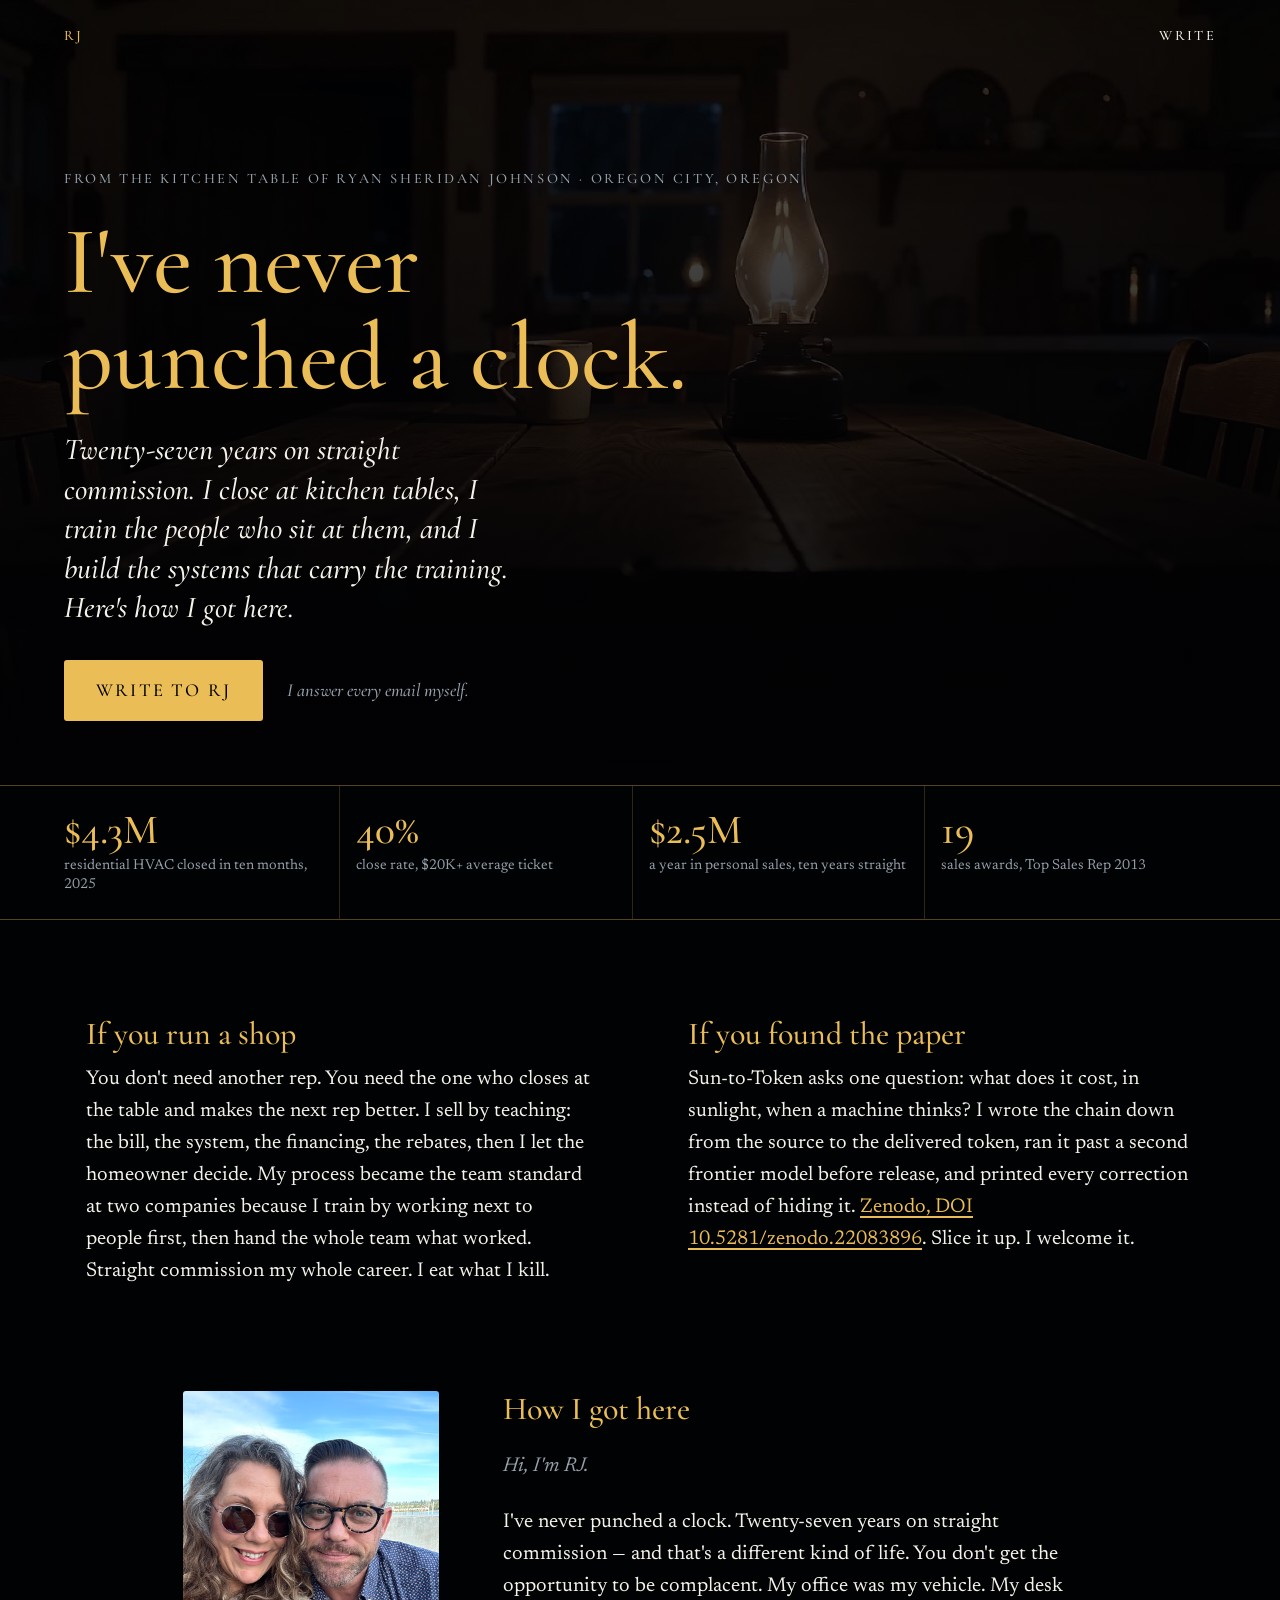
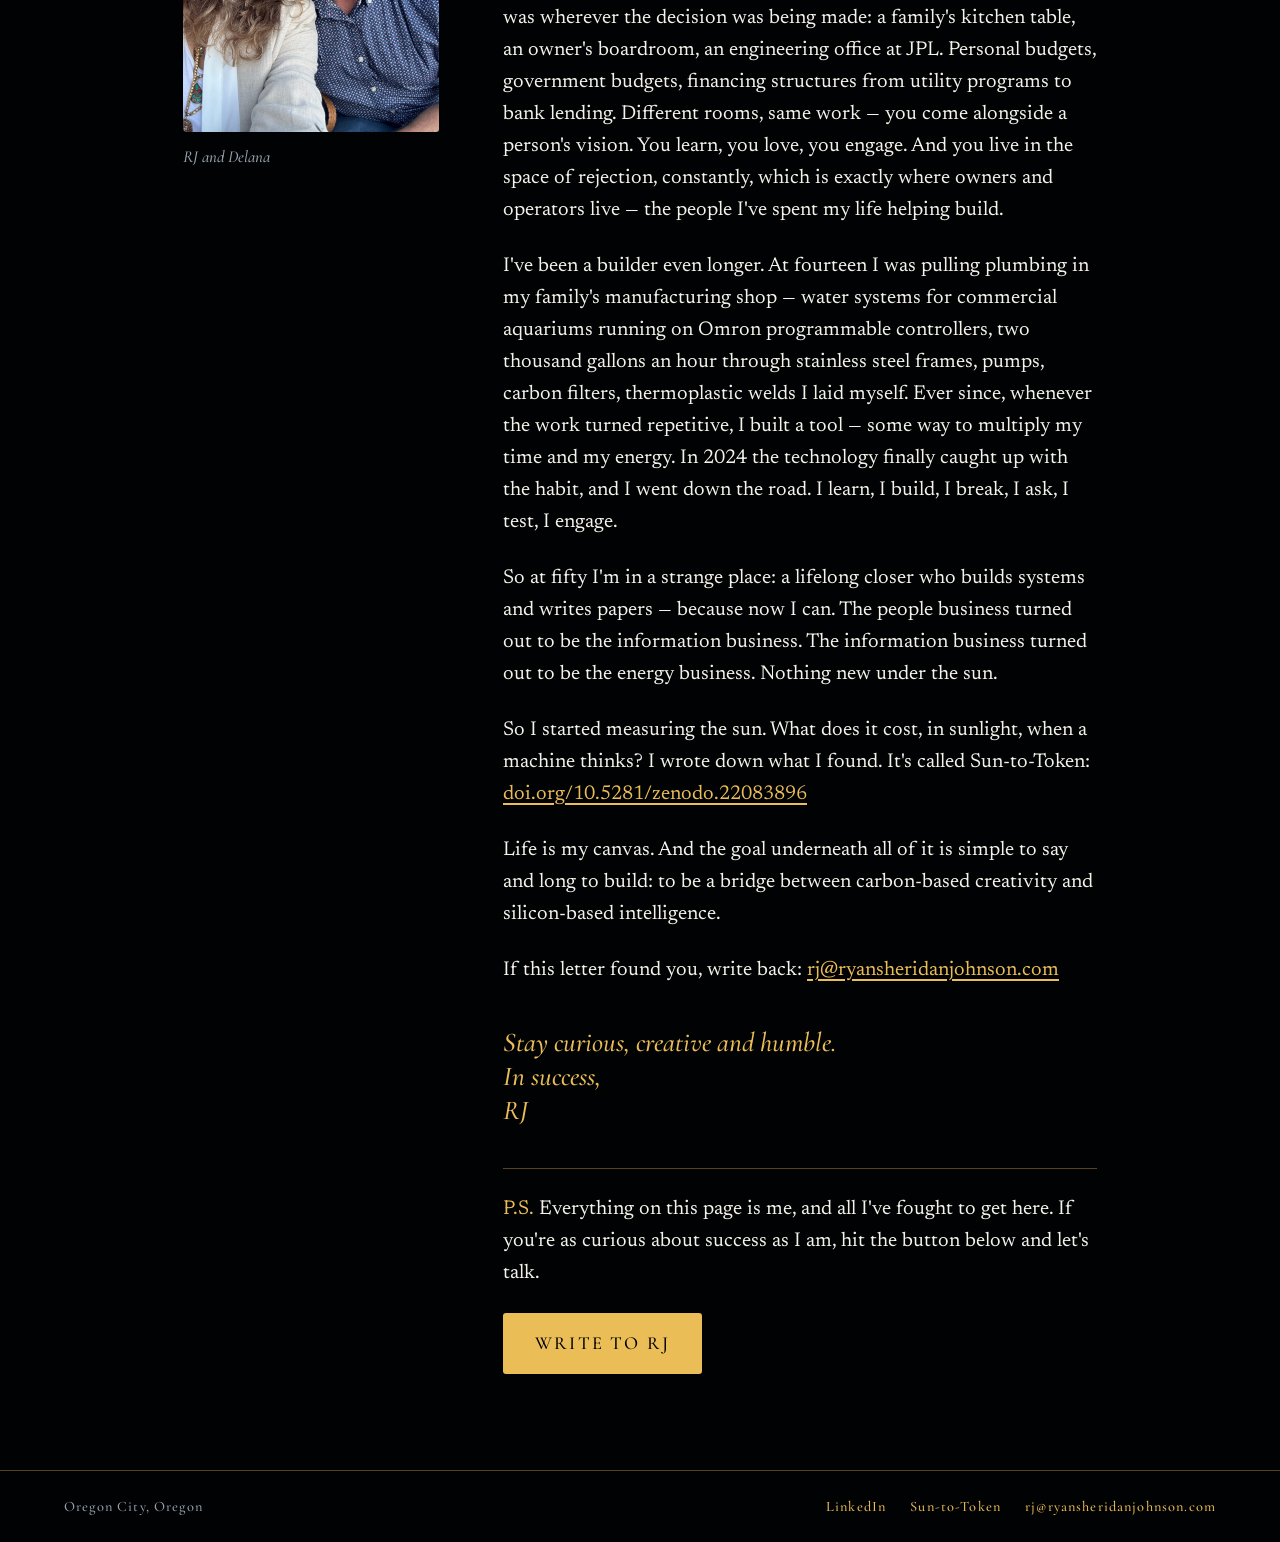
<file: index.html>
<!DOCTYPE html>
<html lang="en">
<head>
<meta charset="utf-8">
<meta name="viewport" content="width=device-width, initial-scale=1, viewport-fit=cover">
<title>Ryan Sheridan Johnson</title>
<meta name="description" content="Ryan Sheridan Johnson, Oregon City. I've never punched a clock. Twenty-seven years on straight commission at the kitchen table. Author of Sun-to-Token.">
<meta name="author" content="Ryan Sheridan Johnson">
<link rel="canonical" href="https://ryansheridanjohnson.com/">
<meta property="og:title" content="Ryan Sheridan Johnson — I've never punched a clock.">
<meta property="og:description" content="Twenty-seven years on straight commission. I close at kitchen tables, I train the people who sit at them, and I build the systems that carry the training.">
<meta property="og:type" content="website">
<meta property="og:url" content="https://ryansheridanjohnson.com/">
<meta property="og:image" content="https://ryansheridanjohnson.com/assets/rj_delana_water.jpg">
<meta name="twitter:card" content="summary_large_image">
<script type="application/ld+json">
{"@context":"https://schema.org","@type":"Person","name":"Ryan Sheridan Johnson","alternateName":"RJ","url":"https://ryansheridanjohnson.com/","email":"mailto:rj@ryansheridanjohnson.com","jobTitle":"Closer; Trainer; Systems Architect; Author, Sun-to-Token","description":"I've never punched a clock. Twenty-seven years on straight commission at the kitchen table. Author of Sun-to-Token.","sameAs":["https://www.linkedin.com/in/ryansheridanjohnson","https://zenodo.org/records/22083896","https://doi.org/10.5281/zenodo.22083896"],"address":{"@type":"PostalAddress","addressLocality":"Oregon City","addressRegion":"OR","addressCountry":"US"}}
</script>
<link rel="icon" href="data:image/svg+xml,%3Csvg xmlns='http://www.w3.org/2000/svg' viewBox='0 0 32 32'%3E%3Crect width='32' height='32' fill='%230a0a0c'/%3E%3Ctext x='16' y='22' text-anchor='middle' font-family='Georgia,serif' font-size='12' fill='%23e4c36a'%3ERJ%3C/text%3E%3C/svg%3E">
<link rel="stylesheet" href="tokens.css">
<style>
/* Nov 5 2026 — the sales letter. Headline is RJ's own line (Ghost's pick); the form is direct
 * response (RJ's pin). No film: the lamp is a 144KB still. Proof in a ruled strip, not cards.
 * Black paper, gold ink, Cormorant + Newsreader, self-hosted (tokens.css). */
html, body { overflow-x: clip; }
html { background: var(--color-paper); }
body {
  margin: 0;
  background: var(--color-paper);
  color: var(--color-ink);
  font-family: var(--font-body);
  font-size: var(--text-base);
  line-height: 1.6;
  -webkit-font-smoothing: antialiased;
}
::selection { background: oklch(82% 0.13 85 / 0.35); color: var(--color-ink); }
a { color: var(--color-gold); text-underline-offset: 0.18em; }
a:hover { color: oklch(90% 0.12 85); }
a:focus-visible { outline: 3px solid var(--color-focus); outline-offset: 3px; }
.serif { font-family: var(--font-display); }
.gutter { padding-left: var(--page-gutter); padding-right: var(--page-gutter); }

/* header: the lamp, darkened, with the hook over it */
.hero { position: relative; overflow: hidden; background: #000; }
.hero img.still {
  position: absolute; inset: 0; width: 100%; height: 100%;
  object-fit: cover; object-position: center 45%; opacity: .55;
}
.hero .veil {
  position: absolute; inset: 0;
  background: linear-gradient(to bottom, oklch(8% 0.01 280 / 0.2) 0%, oklch(8% 0.01 280 / 0.75) 55%, var(--color-paper) 100%);
}
.bar {
  position: relative; display: flex; justify-content: space-between; align-items: center;
  padding-top: var(--space-lg); padding-bottom: var(--space-lg);
  font-family: var(--font-display); font-size: var(--text-sm);
  letter-spacing: .16em; text-transform: uppercase;
}
.bar a { text-decoration: none; color: var(--color-ink); }
.bar a:first-child { color: var(--color-gold); }
.bar a:hover { color: var(--color-gold); }
.hook {
  position: relative; max-width: 64rem; min-width: 0; box-sizing: border-box; width: 100%;
  padding-top: var(--space-3xl); padding-bottom: var(--space-2xl);
  display: flex; flex-direction: column; gap: var(--space-lg);
}
.eyebrow {
  margin: 0; font-family: var(--font-display); font-size: var(--text-sm);
  letter-spacing: .18em; text-transform: uppercase; color: var(--color-mute);
}
h1 {
  margin: 0; font-family: var(--font-display); font-weight: 500;
  font-size: clamp(3rem, 7.5vw, 6rem); line-height: 1; color: var(--color-gold);
  max-width: 14ch; text-wrap: balance;
}
.deck {
  margin: 0; font-family: var(--font-display); font-style: italic;
  font-size: clamp(1.35rem, 2.4vw, 1.9rem); line-height: 1.3; max-width: 36ch; text-wrap: pretty;
}
.door { display: flex; flex-wrap: wrap; gap: var(--space-md) var(--space-lg); align-items: center; margin-top: var(--space-xs); }
.btn {
  display: inline-block; padding: 1rem 2rem; border-radius: 3px;
  background: var(--color-gold); color: var(--color-paper); text-decoration: none;
  font-family: var(--font-display); font-weight: 500; font-size: 1.15rem;
  letter-spacing: .12em; text-transform: uppercase;
}
.btn:hover { background: oklch(90% 0.12 85); color: var(--color-paper); }
.aside { font-family: var(--font-display); font-style: italic; font-size: 1.15rem; color: var(--color-mute); }

/* proof strip */
.proof {
  display: flex; flex-wrap: wrap;
  border-top: var(--rule); border-bottom: var(--rule);
}
.proof div {
  flex: 1 1 160px; min-width: 0;
  padding: var(--space-lg) var(--space-md) var(--space-lg) 0;
  display: flex; flex-direction: column; gap: var(--space-2xs);
  border-right: 1px solid oklch(82% 0.13 85 / 0.2);
}
.proof div:last-child { border-right: 0; }
.proof div + div { padding-left: var(--space-md); }
.proof b {
  font-family: var(--font-display); font-weight: 500; font-size: 2.6rem; line-height: 1; color: var(--color-gold);
}
.proof span { font-size: var(--text-sm); line-height: 1.35; color: var(--color-mute); }
@media (max-width: 40rem) {
  .proof div { flex-basis: 45%; border-right: 0; border-bottom: 1px solid oklch(82% 0.13 85 / 0.2); }
  .proof div:nth-last-child(-n+1) { border-bottom: 0; }
  .proof div:nth-child(odd) { padding-left: 0; }
}

/* two doors */
.who {
  padding-top: var(--space-3xl); padding-bottom: var(--space-2xl);
  display: flex; flex-wrap: wrap; gap: var(--space-2xl) var(--space-3xl); justify-content: center;
}
.who section { flex: 1 1 min(22rem, 100%); min-width: 0; max-width: 46ch; display: flex; flex-direction: column; gap: var(--space-sm); }
h2 { margin: 0; font-family: var(--font-display); font-weight: 500; font-size: 2rem; line-height: 1.1; color: var(--color-gold); }
.who p { margin: 0; }

/* the letter */
.letter {
  padding-top: var(--space-xl); padding-bottom: var(--space-3xl);
  display: flex; flex-wrap: wrap; gap: var(--space-2xl); justify-content: center; align-items: flex-start;
}
.letter figure { margin: 0; flex: 0 0 16rem; width: 16rem; max-width: 100%; display: block; position: sticky; top: var(--space-xl); align-self: flex-start; }
.letter figure img { width: 100%; height: auto; border-radius: 3px; display: block; margin-bottom: var(--space-sm); }
figcaption { font-family: var(--font-display); font-style: italic; font-size: 1.05rem; color: var(--color-mute); }
.letter article { flex: 1 1 min(var(--measure), 100%); max-width: var(--measure); min-width: 0; display: flex; flex-direction: column; gap: var(--space-lg); }
.hero, .who, .letter, footer, .hook, .door { min-width: 0; max-width: 100%; box-sizing: border-box; }
.eyebrow, .deck, h1, .aside, .who p, .letter p { overflow-wrap: anywhere; }
.letter p { margin: 0; }
.letter .hi { font-style: italic; color: var(--color-mute); }
.sign { font-family: var(--font-display); font-style: italic; font-size: 1.7rem; color: var(--color-gold); line-height: 1.25; margin-top: var(--space-md) !important; }
.ps { margin-top: var(--space-md) !important; padding-top: var(--space-lg); border-top: var(--rule); }
.ps b { font-weight: 500; color: var(--color-gold); }
@media (max-width: 48rem) { .letter figure { position: static; flex-basis: 10.5rem; } }

footer {
  border-top: var(--rule);
  padding-top: var(--space-lg); padding-bottom: var(--space-lg);
  display: flex; flex-wrap: wrap; gap: var(--space-md) var(--space-lg); justify-content: space-between;
  font-family: var(--font-display); font-size: var(--text-sm); letter-spacing: .08em; color: var(--color-mute);
}
footer a { text-decoration: none; }
footer span { display: flex; flex-wrap: wrap; gap: var(--space-lg); }
@media (prefers-reduced-motion: reduce) { * { transition: none !important; } }
</style>
</head>
<body>

<header class="hero">
  <img class="still" src="assets/lamp-still.jpg" alt="" aria-hidden="true" width="1600" height="900" fetchpriority="high">
  <div class="veil"></div>
  <nav class="bar gutter" aria-label="Site">
    <a href="/">RJ</a>
    <a href="mailto:rj@ryansheridanjohnson.com">Write</a>
  </nav>
  <div class="hook gutter">
    <p class="eyebrow">From the kitchen table of Ryan Sheridan Johnson &middot; Oregon City, Oregon</p>
    <h1>I've never punched a clock.</h1>
    <p class="deck">Twenty-seven years on straight commission. I close at kitchen tables, I train the people who sit at them, and I build the systems that carry the training. Here's how I got here.</p>
    <div class="door">
      <a class="btn" href="mailto:rj@ryansheridanjohnson.com">Write to RJ</a>
      <span class="aside">I answer every email myself.</span>
    </div>
  </div>
</header>

<main>
  <div class="proof gutter">
    <div><b>$4.3M</b><span>residential HVAC closed in ten months, 2025</span></div>
    <div><b>40%</b><span>close rate, $20K+ average ticket</span></div>
    <div><b>$2.5M</b><span>a year in personal sales, ten years straight</span></div>
    <div><b>19</b><span>sales awards, Top Sales Rep 2013</span></div>
  </div>
  <div class="who gutter">
    <section>
      <h2>If you run a shop</h2>
      <p>You don't need another rep. You need the one who closes at the table and makes the next rep better. I sell by teaching: the bill, the system, the financing, the rebates, then I let the homeowner decide. My process became the team standard at two companies because I train by working next to people first, then hand the whole team what worked. Straight commission my whole career. I eat what I kill.</p>
    </section>
    <section>
      <h2>If you found the paper</h2>
      <p>Sun-to-Token asks one question: what does it cost, in sunlight, when a machine thinks? I wrote the chain down from the source to the delivered token, ran it past a second frontier model before release, and printed every correction instead of hiding it. <a href="https://doi.org/10.5281/zenodo.22083896">Zenodo, DOI 10.5281/zenodo.22083896</a>. Slice it up. I welcome it.</p>
    </section>
  </div>

  <div class="letter gutter">
    <figure>
      <img src="assets/rj_delana_water.jpg" width="768" height="1024" alt="RJ and Delana by the water." loading="lazy">
      <figcaption>RJ and Delana</figcaption>
    </figure>
    <article>
      <h2>How I got here</h2>
      <p class="hi">Hi, I'm RJ.</p>
      <p>I've never punched a clock. Twenty-seven years on straight commission &mdash; and that's a different kind of life. You don't get the opportunity to be complacent. My office was my vehicle. My desk was wherever the decision was being made: a family's kitchen table, an owner's boardroom, an engineering office at JPL. Personal budgets, government budgets, financing structures from utility programs to bank lending. Different rooms, same work &mdash; you come alongside a person's vision. You learn, you love, you engage. And you live in the space of rejection, constantly, which is exactly where owners and operators live &mdash; the people I've spent my life helping build.</p>
      <p>I've been a builder even longer. At fourteen I was pulling plumbing in my family's manufacturing shop &mdash; water systems for commercial aquariums running on Omron programmable controllers, two thousand gallons an hour through stainless steel frames, pumps, carbon filters, thermoplastic welds I laid myself. Ever since, whenever the work turned repetitive, I built a tool &mdash; some way to multiply my time and my energy. In 2024 the technology finally caught up with the habit, and I went down the road. I learn, I build, I break, I ask, I test, I engage.</p>
      <p>So at fifty I'm in a strange place: a lifelong closer who builds systems and writes papers &mdash; because now I can. The people business turned out to be the information business. The information business turned out to be the energy business. Nothing new under the sun.</p>
      <p>So I started measuring the sun. What does it cost, in sunlight, when a machine thinks? I wrote down what I found. It's called Sun-to-Token: <a href="https://doi.org/10.5281/zenodo.22083896">doi.org/10.5281/zenodo.22083896</a></p>
      <p>Life is my canvas. And the goal underneath all of it is simple to say and long to build: to be a bridge between carbon-based creativity and silicon-based intelligence.</p>
      <p>If this letter found you, write back: <a href="mailto:rj@ryansheridanjohnson.com">rj@ryansheridanjohnson.com</a></p>
      <p class="sign">Stay curious, creative and humble.<br>In success,<br>RJ</p>
      <p class="ps"><b>P.S.</b> Everything on this page is me, and all I've fought to get here. If you're as curious about success as I am, hit the button below and let's talk.</p>
      <p><a class="btn" href="mailto:rj@ryansheridanjohnson.com">Write to RJ</a></p>
    </article>
  </div>
</main>

<footer class="gutter">
  <span>Oregon City, Oregon</span>
  <span>
    <a href="https://www.linkedin.com/in/ryansheridanjohnson" rel="me">LinkedIn</a>
    <a href="https://doi.org/10.5281/zenodo.22083896">Sun-to-Token</a>
    <a href="mailto:rj@ryansheridanjohnson.com">rj@ryansheridanjohnson.com</a>
  </span>
</footer>

</body>
</html>
</file>
<file: tokens.css>
/* Hallmark · pre-emit critique: P5 H5 E4 S5 R5 V4
 * Hallmark · genre: atmospheric · macrostructure: Marquee Hero · theme: custom
 * vibe: midnight gold nature-helix · paper: dark · display: classical-serif · accent: warm-gold
 * nav: N9 · footer: Ft2 · enrichment: nature loop + helix still
 * no Jireh · fonts: self-hosted Cormorant + Newsreader */

@font-face {
  font-family: "Cormorant Garamond";
  src: url("fonts/cormorant-500.woff2") format("woff2");
  font-weight: 500;
  font-style: normal;
  font-display: swap;
}
@font-face {
  font-family: "Cormorant Garamond";
  src: url("fonts/cormorant-500-italic.woff2") format("woff2");
  font-weight: 500;
  font-style: italic;
  font-display: swap;
}
@font-face {
  font-family: "Newsreader";
  src: url("fonts/newsreader-400.woff2") format("woff2");
  font-weight: 400;
  font-style: normal;
  font-display: swap;
}
@font-face {
  font-family: "Newsreader";
  src: url("fonts/newsreader-400-italic.woff2") format("woff2");
  font-weight: 400;
  font-style: italic;
  font-display: swap;
}

:root {
  --color-paper: oklch(8% 0.01 280);
  --color-paper-2: oklch(12% 0.015 280);
  --color-ink: oklch(96% 0.01 90);
  --color-mute: oklch(70% 0.02 250);
  --color-gold: oklch(82% 0.13 85);
  --color-accent: var(--color-gold);
  --color-cyan: oklch(78% 0.11 210);
  --color-violet: oklch(68% 0.12 310);
  --color-focus: oklch(82% 0.13 85);
  --font-display: "Cormorant Garamond", ui-serif, Georgia, serif;
  --font-body: "Newsreader", ui-serif, Georgia, serif;
  --space-3xs: 0.125rem;
  --space-2xs: 0.25rem;
  --space-xs: 0.5rem;
  --space-sm: 0.75rem;
  --space-md: 1rem;
  --space-lg: 1.5rem;
  --space-xl: 2.5rem;
  --space-2xl: 4rem;
  --space-3xl: 6rem;
  --page-gutter: clamp(1.25rem, 5vw, 4rem);
  --text-sm: 0.9rem;
  --text-base: 1.25rem;
  --text-md: 1.4rem;
  --text-lg: 1.65rem;
  --text-display: clamp(2.1rem, 5.5vw + 0.4rem, 4.2rem);
  --ease-out: cubic-bezier(0.16, 1, 0.3, 1);
  --dur-short: 220ms;
  --rule: 1px solid oklch(82% 0.13 85 / 0.35);
  --measure: 54ch;
}
</file>
